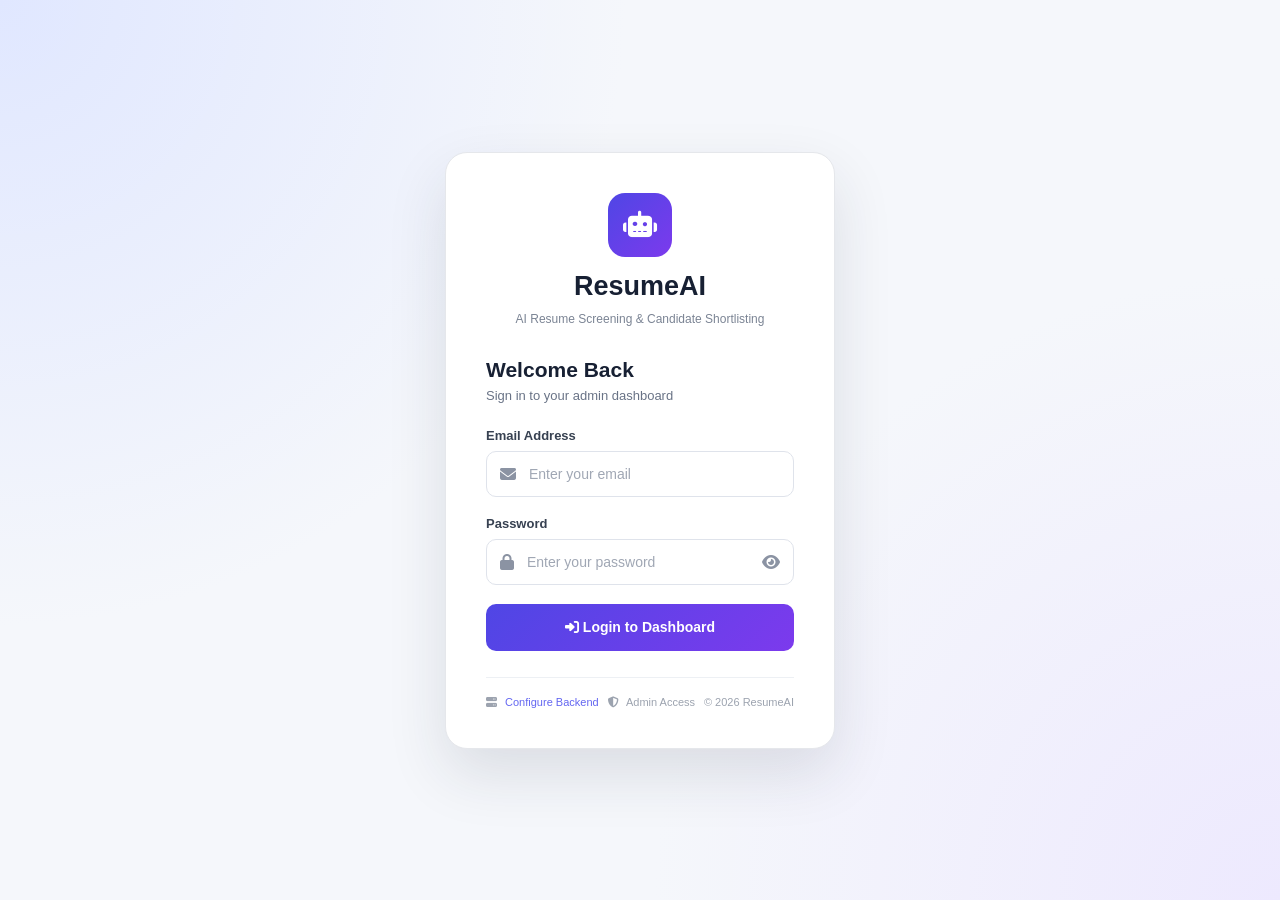
<file: frontend/index.html>
<!DOCTYPE html>
<html lang="en">

<head>
    <meta charset="UTF-8">
    <meta name="viewport" content="width=device-width, initial-scale=1.0">

    <title>Recruiter Dashboard | ResumeAI</title>

    <link rel="stylesheet" href="style.css">

    <link
        rel="stylesheet"
        href="https://cdnjs.cloudflare.com/ajax/libs/font-awesome/6.5.2/css/all.min.css"
    >
</head>

<body>

    <div class="app">

        <!-- SIDEBAR -->

        <aside class="sidebar">

            <div class="logo">
                <div class="logo-icon">
                    <i class="fa-solid fa-robot"></i>
                </div>

                <div>
                    <h2>ResumeAI</h2>
                    <span>Smart Recruitment</span>
                </div>
            </div>

            <!-- SIDEBAR NAVIGATION -->

            <nav>

                <a href="index.html" class="active">
                    <i class="fa-solid fa-chart-pie"></i>
                    Dashboard
                </a>

                <a href="candidates.html">
                    <i class="fa-solid fa-users"></i>
                    Candidate Screening
                </a>

                <a href="candidates.html?tab=search">
                    <i class="fa-solid fa-magnifying-glass"></i>
                    Skill Search
                </a>

                <a href="jobs.html">
                    <i class="fa-solid fa-briefcase"></i>
                    Job Descriptions
                </a>

            </nav>

            <div class="sidebar-bottom">

                <div class="ai-box">

                    <i class="fa-solid fa-wand-magic-sparkles"></i>

                    <div>
                        <b>AI Powered</b>
                        <small>Smart candidate analysis</small>
                    </div>

                </div>

                <a href="#" onclick="logout()">
                    <i class="fa-solid fa-right-from-bracket"></i>
                    Logout
                </a>

            </div>

        </aside>

        <!-- MAIN CONTENT -->

        <main class="main">

            <!-- TOP BAR -->

            <header class="topbar">

                <div>
                    <h1>Recruiter Dashboard</h1>

                    <p>
                        AI-powered candidate screening and hiring decision support
                    </p>
                </div>

                <div class="profile">

                    <div class="profile-icon">
                        AG
                    </div>

                    <div>
                        <b id="userEmailBadge">Administrator</b>
                        <small>Recruiter</small>
                    </div>

                </div>

            </header>

            <!-- STATS CARDS GRID -->

            <div class="dashboard-stats-grid">

                <div class="stat-card">
                    <div class="stat-icon" style="background: #eef2ff; color: #4f46e5;">
                        <i class="fa-solid fa-file-invoice"></i>
                    </div>
                    <div class="stat-info">
                        <span>Total Screened</span>
                        <strong id="statTotalScreened">0</strong>
                    </div>
                </div>

                <div class="stat-card">
                    <div class="stat-icon" style="background: #f0fdf4; color: #16a34a;">
                        <i class="fa-solid fa-users"></i>
                    </div>
                    <div class="stat-info">
                        <span>Unique Candidates</span>
                        <strong id="statTotalCandidates">0</strong>
                    </div>
                </div>

                <div class="stat-card">
                    <div class="stat-icon" style="background: #ecfdf5; color: #059669;">
                        <i class="fa-solid fa-user-check"></i>
                    </div>
                    <div class="stat-info">
                        <span>Shortlisted</span>
                        <strong id="statShortlisted" style="color: #059669;">0</strong>
                    </div>
                </div>

                <div class="stat-card">
                    <div class="stat-icon" style="background: #fffbeb; color: #d97706;">
                        <i class="fa-solid fa-user-clock"></i>
                    </div>
                    <div class="stat-info">
                        <span>Under Review</span>
                        <strong id="statReview" style="color: #d97706;">0</strong>
                    </div>
                </div>

                <div class="stat-card">
                    <div class="stat-icon" style="background: #f5f3ff; color: #7c3aed;">
                        <i class="fa-solid fa-briefcase"></i>
                    </div>
                    <div class="stat-info">
                        <span>Active Jobs</span>
                        <strong id="statTotalJobs">0</strong>
                    </div>
                </div>

            </div>

            <!-- QUICK ACTIONS -->

            <div class="quick-actions-grid">

                <a href="candidates.html" class="action-card">
                    <div class="action-icon">
                        <i class="fa-solid fa-cloud-arrow-up"></i>
                    </div>
                    <h3>Batch Resume Screening</h3>
                    <p>Upload multiple candidate PDFs and match them against any job description with instant AI ranking.</p>
                </a>

                <a href="candidates.html?tab=search" class="action-card">
                    <div class="action-icon" style="background: #fdf2f8; color: #db2777;">
                        <i class="fa-solid fa-filter"></i>
                    </div>
                    <h3>Skill-Based Candidate Search</h3>
                    <p>Filter candidates across all screened resumes using ANY or ALL required skill combinations.</p>
                </a>

                <a href="jobs.html" class="action-card">
                    <div class="action-icon" style="background: #eff6ff; color: #2563eb;">
                        <i class="fa-solid fa-plus"></i>
                    </div>
                    <h3>Create & Manage Jobs</h3>
                    <p>Add new job descriptions, configure skill requirements, experience thresholds, and degrees.</p>
                </a>

            </div>

            <!-- SCORE DISTRIBUTION -->

            <section class="score-distribution-card">

                <div class="section-title">
                    <div class="title-icon">
                        <i class="fa-solid fa-chart-column"></i>
                    </div>
                    <div>
                        <h2>Candidate Score Distribution</h2>
                        <p>Real-time matching score breakdown across screened candidates</p>
                    </div>
                </div>

                <div class="distribution-bars">

                    <div class="dist-bar-item">
                        <span class="dist-label">80% - 100%</span>
                        <div class="dist-bar-track">
                            <div id="bar80" class="dist-bar-fill" style="width: 0%; background: #10b981;"></div>
                        </div>
                        <span id="count80" class="dist-count">0</span>
                    </div>

                    <div class="dist-bar-item">
                        <span class="dist-label">60% - 79%</span>
                        <div class="dist-bar-track">
                            <div id="bar60" class="dist-bar-fill" style="width: 0%; background: #6366f1;"></div>
                        </div>
                        <span id="count60" class="dist-count">0</span>
                    </div>

                    <div class="dist-bar-item">
                        <span class="dist-label">40% - 59%</span>
                        <div class="dist-bar-track">
                            <div id="bar40" class="dist-bar-fill" style="width: 0%; background: #f59e0b;"></div>
                        </div>
                        <span id="count40" class="dist-count">0</span>
                    </div>

                    <div class="dist-bar-item">
                        <span class="dist-label">&lt; 40%</span>
                        <div class="dist-bar-track">
                            <div id="bar0" class="dist-bar-fill" style="width: 0%; background: #ef4444;"></div>
                        </div>
                        <span id="count0" class="dist-count">0</span>
                    </div>

                </div>

            </section>

            <!-- INSTANT SINGLE RESUME SCREENING -->

            <section class="upload-card">

                <div class="section-title">
                    <div class="title-icon">
                        <i class="fa-solid fa-bolt"></i>
                    </div>
                    <div>
                        <h2>Instant Single Resume Screening</h2>
                        <p>Analyze a single PDF resume against a selected job or custom requirements</p>
                    </div>
                </div>

                <div class="form-row" style="margin-bottom: 18px;">

                    <div class="form-group" style="flex: 1;">
                        <label for="jobSelect" style="font-weight: 600; color: #374151; margin-bottom: 6px; display: block;">
                            Select Saved Job
                        </label>
                        <select id="jobSelect" class="custom-select" style="width: 100%; height: 44px;">
                            <option value="">-- Use Custom Job Description Below --</option>
                        </select>
                    </div>

                </div>

                <div class="form-group" style="margin-bottom: 20px;">
                    <label for="jobDescription" style="font-weight: 600; color: #374151; margin-bottom: 6px; display: block;">
                        Job Description (or edit selected job requirements)
                    </label>
                    <textarea
                        id="jobDescription"
                        rows="4"
                        placeholder="Paste custom job description here, or select a job from the dropdown above..."
                        style="width: 100%; padding: 12px; border: 1px solid #d1d5db; border-radius: 10px; font-family: inherit; font-size: 14px; resize: vertical;"
                    ></textarea>
                </div>

                <div class="upload-area">

                    <div class="upload-icon">
                        <i class="fa-solid fa-file-pdf"></i>
                    </div>

                    <h3>Upload candidate resume</h3>
                    <p>PDF format only</p>

                    <label class="choose-btn">
                        <i class="fa-solid fa-folder-open"></i>
                        Choose PDF Resume
                        <input type="file" id="resumeFile" accept=".pdf">
                    </label>

                    <button class="screen-btn" onclick="screenResume()">
                        <i class="fa-solid fa-wand-magic-sparkles"></i>
                        Analyze Resume
                    </button>

                </div>

                <div id="status"></div>

            </section>

            <!-- SINGLE SCREENING RESULTS -->

            <section id="result" class="result-section">

                <div class="empty-result">
                    <div class="empty-icon">
                        <i class="fa-solid fa-chart-simple"></i>
                    </div>
                    <h2>Candidate Analysis</h2>
                    <p>
                        Upload a resume above to view AI-generated match breakdown, rule-based scoring, and TF-IDF similarity.
                    </p>
                </div>

            </section>

            <!-- RECENT SESSIONS TABLE -->

            <section class="upload-card" style="margin-top: 25px;">

                <div class="section-title">
                    <div class="title-icon">
                        <i class="fa-solid fa-clock-rotate-left"></i>
                    </div>
                    <div>
                        <h2>Recent Screening Activity</h2>
                        <p>History of screening sessions and top candidates</p>
                    </div>
                </div>

                <div id="recentActivityContainer">
                    <div class="empty-result">
                        <div class="empty-icon">
                            <i class="fa-solid fa-inbox"></i>
                        </div>
                        <h2>No screening activity yet</h2>
                        <p>Screen resumes above to see session records appear here.</p>
                    </div>
                </div>

            </section>

            <!-- FOOTER -->

            <footer>
                <span>© 2026 ResumeAI</span>
                <span>AI Resume Screening &amp; Candidate Shortlisting System</span>
            </footer>

        </main>

    </div>

    <!-- JAVASCRIPT -->
    <script src="config.js"></script>
    <script src="script.js"></script>

</body>
</html>
</file>
<file: frontend/style.css>
* {
    box-sizing: border-box;
}

body {
    margin: 0;
    font-family: "Segoe UI", Arial, sans-serif;
    background: #f4f7fc;
    color: #182230;
}


/* =========================
   APP
========================= */

.app {
    display: flex;
    min-height: 100vh;
}


/* =========================
   SIDEBAR
========================= */

.sidebar {
    width: 250px;
    min-height: 100vh;

    background:
        linear-gradient(
            180deg,
            #111c44 0%,
            #182b63 55%,
            #243b7a 100%
        );

    color: white;
    padding: 28px 18px;

    display: flex;
    flex-direction: column;
}


.logo {
    display: flex;
    align-items: center;
    gap: 12px;

    padding: 0 10px 35px;
}


.logo-icon {
    width: 45px;
    height: 45px;

    display: flex;
    align-items: center;
    justify-content: center;

    background:
        linear-gradient(
            135deg,
            #7c5cff,
            #20c7ff
        );

    border-radius: 13px;

    font-size: 20px;

    box-shadow:
        0 8px 20px rgba(32, 199, 255, 0.25);
}


.logo h2 {
    margin: 0;
    font-size: 21px;
}


.logo span {
    font-size: 11px;
    color: #aeb9dd;
}


nav {
    display: flex;
    flex-direction: column;
    gap: 8px;
}


nav a {
    display: flex;
    align-items: center;
    gap: 14px;

    padding: 14px 15px;

    color: #b9c4e5;
    text-decoration: none;

    border-radius: 10px;

    font-size: 14px;

    transition: 0.2s;
}


nav a i {
    width: 20px;
}


nav a:hover {
    background: rgba(255,255,255,0.08);
    color: white;
}


nav a.active {
    background:
        linear-gradient(
            90deg,
            #6b5cff,
            #4d8cff
        );

    color: white;

    box-shadow:
        0 8px 20px rgba(70, 100, 255, 0.25);
}


.sidebar-bottom {
    margin-top: auto;
}


.ai-box {
    display: flex;
    align-items: center;
    gap: 12px;

    padding: 14px;

    border-radius: 12px;

    background: rgba(255,255,255,0.08);

    border: 1px solid rgba(255,255,255,0.08);
}


.ai-box i {
    color: #7ce7ff;
    font-size: 20px;
}


.ai-box b {
    display: block;
    font-size: 13px;
}


.ai-box small {
    color: #aeb9dd;
    font-size: 10px;
}


/* =========================
   MAIN
========================= */

.main {
    flex: 1;

    padding: 28px 40px;

    max-width: 1500px;
}


/* =========================
   TOPBAR
========================= */

.topbar {
    display: flex;

    justify-content: space-between;
    align-items: center;

    margin-bottom: 25px;
}


.topbar h1 {
    margin: 0;

    font-size: 26px;

    color: #182230;
}


.topbar p {
    margin: 6px 0 0;

    color: #7b8798;

    font-size: 14px;
}


.profile {
    display: flex;
    align-items: center;
    gap: 10px;
}


.profile-icon {
    width: 42px;
    height: 42px;

    display: flex;
    align-items: center;
    justify-content: center;

    border-radius: 50%;

    background:
        linear-gradient(
            135deg,
            #6b5cff,
            #28b7ff
        );

    color: white;

    font-weight: bold;
}


.profile small {
    display: block;
    color: #8a94a5;
    margin-top: 2px;
}


/* =========================
   HERO
========================= */

.hero {

    position: relative;

    overflow: hidden;

    padding: 32px;

    border-radius: 18px;

    color: white;

    background:
        linear-gradient(
            110deg,
            #4c3fd4,
            #5968ef 45%,
            #19b6df
        );

    display: flex;

    justify-content: space-between;

    align-items: center;

    box-shadow:
        0 15px 35px rgba(78, 75, 220, 0.25);

    margin-bottom: 25px;
}


.hero::after {

    content: "";

    position: absolute;

    width: 280px;
    height: 280px;

    border-radius: 50%;

    background: rgba(255,255,255,0.08);

    right: 80px;
    top: -120px;
}


.hero-content {
    position: relative;
    z-index: 2;
}


.badge {

    display: inline-flex;

    align-items: center;

    gap: 7px;

    padding: 7px 12px;

    border-radius: 20px;

    background: rgba(255,255,255,0.15);

    font-size: 12px;

    margin-bottom: 12px;
}


.hero h2 {

    margin: 0;

    font-size: 30px;

    max-width: 600px;
}


.hero h2 span {

    color: #a7f3ff;
}


.hero p {

    margin-top: 12px;

    max-width: 650px;

    line-height: 1.6;

    color: #e6f7ff;
}


.hero-icon {

    position: relative;

    z-index: 2;

    font-size: 90px;

    color: rgba(255,255,255,0.22);

    margin-right: 45px;
}


/* =========================
   UPLOAD CARD
========================= */

.upload-card {

    background: white;

    border-radius: 18px;

    padding: 28px;

    box-shadow:
        0 8px 30px rgba(31, 45, 70, 0.07);

    margin-bottom: 25px;
}


.section-title {

    display: flex;

    align-items: center;

    gap: 14px;

    margin-bottom: 25px;
}


.title-icon {

    width: 45px;
    height: 45px;

    display: flex;

    align-items: center;
    justify-content: center;

    border-radius: 12px;

    background: #eef1ff;

    color: #5b55e8;

    font-size: 19px;
}


.section-title h2 {

    margin: 0;

    font-size: 19px;
}


.section-title p {

    margin: 5px 0 0;

    color: #8893a4;

    font-size: 13px;
}


/* =========================
   UPLOAD AREA
========================= */

.upload-area {

    border: 2px dashed #cbd5e7;

    border-radius: 15px;

    padding: 35px;

    text-align: center;

    background:
        linear-gradient(
            180deg,
            #fbfcff,
            #f7f9ff
        );

    transition: 0.2s;
}


.upload-area:hover {

    border-color: #6b5cff;

    background: #f7f7ff;
}


.upload-icon {

    width: 65px;
    height: 65px;

    margin: auto;

    display: flex;

    align-items: center;
    justify-content: center;

    border-radius: 16px;

    background:
        linear-gradient(
            135deg,
            #fff0f0,
            #ffe1e1
        );

    color: #ef4444;

    font-size: 28px;
}


.upload-area h3 {

    margin: 15px 0 6px;

    font-size: 17px;
}


.upload-area p {

    color: #8a94a5;

    font-size: 12px;

    margin-bottom: 20px;
}


input[type="file"] {

    display: none;
}


.choose-btn {

    display: inline-flex;

    align-items: center;

    gap: 8px;

    padding: 11px 18px;

    background: white;

    border: 1px solid #d9dfeb;

    border-radius: 8px;

    color: #39445a;

    cursor: pointer;

    font-size: 13px;

    margin-right: 8px;
}


.choose-btn:hover {

    border-color: #6b5cff;

    color: #5b55e8;
}


.screen-btn {

    border: none;

    padding: 12px 20px;

    border-radius: 8px;

    cursor: pointer;

    color: white;

    background:
        linear-gradient(
            135deg,
            #635bff,
            #477cff
        );

    font-weight: 600;

    box-shadow:
        0 6px 15px rgba(83, 91, 240, 0.25);

    transition: 0.2s;
}


.screen-btn:hover {

    transform: translateY(-1px);

    box-shadow:
        0 9px 20px rgba(83, 91, 240, 0.35);
}


#status {

    text-align: center;

    margin-top: 18px;

    font-size: 13px;

    font-weight: 600;
}


/* =========================
   RESULTS
========================= */

.result-section {

    background: white;

    border-radius: 18px;

    padding: 28px;

    box-shadow:
        0 8px 30px rgba(31, 45, 70, 0.07);
}


.empty-result {

    text-align: center;

    padding: 35px;
}


.empty-icon {

    width: 65px;
    height: 65px;

    margin: auto;

    display: flex;

    align-items: center;
    justify-content: center;

    border-radius: 16px;

    background: #eef1ff;

    color: #6159e8;

    font-size: 25px;
}


.empty-result h2 {

    margin-bottom: 5px;
}


.empty-result p {

    color: #8a94a5;

    font-size: 13px;
}


/* =========================
   RESULT HEADER
========================= */

.result-header {

    display: flex;

    justify-content: space-between;

    align-items: center;

    margin-bottom: 22px;
}


.result-header h2 {

    margin: 0;

    font-size: 20px;
}


.result-header p {

    color: #7b8798;

    font-size: 13px;
}


/* =========================
   SCORE CARDS
========================= */

.score-grid {

    display: grid;

    grid-template-columns:
        repeat(4, 1fr);

    gap: 15px;

    margin-bottom: 22px;
}


.score-card {

    padding: 20px;

    border-radius: 14px;

    border: 1px solid #e7ebf3;

    background: #fbfcff;
}


.score-card h3 {

    margin: 0;

    color: #7b8798;

    font-size: 12px;

    font-weight: 600;
}


.score {

    font-size: 26px;

    font-weight: 700;

    margin-top: 10px;

    color: #4f46e5;
}


.score-card:last-child {

    background:
        linear-gradient(
            135deg,
            #eef2ff,
            #e6f7ff
        );

    border-color: #cbd5ff;
}


.score-card:last-child .score {

    color: #4338ca;
}


/* =========================
   INFO GRID
========================= */

.info-grid {

    display: grid;

    grid-template-columns:
        1fr 1fr;

    gap: 15px;
}


.info-card {

    padding: 20px;

    border: 1px solid #e7ebf3;

    border-radius: 14px;

    background: white;
}


.info-card h3 {

    margin-top: 0;

    font-size: 15px;
}


.info-card ul {

    padding-left: 20px;

    line-height: 1.8;

    color: #586579;

    font-size: 13px;
}


.info-card p {

    color: #667085;

    font-size: 13px;
}


/* =========================
   FOOTER
========================= */

footer {

    display: flex;

    justify-content: space-between;

    margin-top: 25px;

    color: #9aa3b2;

    font-size: 11px;
}


/* =========================
   RESPONSIVE
========================= */

@media (max-width: 950px) {

    .sidebar {
        width: 210px;
    }

    .main {
        padding: 25px;
    }

    .score-grid {
        grid-template-columns: 1fr 1fr;
    }

}


@media (max-width: 700px) {

    .sidebar {
        display: none;
    }

    .main {
        padding: 18px;
    }

    .hero {
        padding: 25px;
    }

    .hero-icon {
        display: none;
    }

    .info-grid {
        grid-template-columns: 1fr;
    }

    .score-grid {
        grid-template-columns: 1fr 1fr;
    }

    .choose-btn,
    .screen-btn {
        margin: 5px;
    }

}


@media (max-width: 450px) {

    .score-grid {
        grid-template-columns: 1fr;
    }

    .topbar {
        align-items: flex-start;
    }

    .profile {
        display: none;
    }

}

/* ================= LOGIN PAGE ================= */

.login-page {
    margin: 0;
    min-height: 100vh;
    display: flex;
    align-items: center;
    justify-content: center;
    background:
        radial-gradient(circle at top left, #e0e7ff, transparent 40%),
        radial-gradient(circle at bottom right, #ede9fe, transparent 40%),
        #f5f7fb;
    font-family: Arial, sans-serif;
}

.login-container {
    width: 100%;
    max-width: 440px;
    padding: 25px;
}

.login-card {
    background: #ffffff;
    border: 1px solid #e5e7eb;
    border-radius: 22px;
    padding: 40px;
    box-shadow: 0 25px 60px rgba(30, 41, 59, 0.12);
}

.login-logo {
    text-align: center;
    margin-bottom: 30px;
}

.login-logo-icon {
    width: 64px;
    height: 64px;
    margin: 0 auto 14px;
    display: flex;
    align-items: center;
    justify-content: center;
    border-radius: 17px;
    background: linear-gradient(135deg, #4f46e5, #7c3aed);
    color: #ffffff;
    font-size: 27px;
}

.login-logo h1 {
    margin: 0;
    color: #172033;
    font-size: 27px;
}

.login-logo p {
    margin-top: 8px;
    color: #7b8494;
    font-size: 12px;
    line-height: 1.5;
}

.login-heading {
    margin-bottom: 25px;
}

.login-heading h2 {
    margin: 0 0 6px;
    color: #172033;
    font-size: 21px;
}

.login-heading p {
    margin: 0;
    color: #697386;
    font-size: 13px;
}

.login-input {
    margin-bottom: 19px;
}

.login-input label {
    display: block;
    margin-bottom: 8px;
    color: #374151;
    font-size: 13px;
    font-weight: 600;
}

.input-box {
    height: 46px;
    display: flex;
    align-items: center;
    padding: 0 13px;
    border: 1px solid #dfe3eb;
    border-radius: 10px;
    background: #ffffff;
}

.input-box:focus-within {
    border-color: #6366f1;
    box-shadow: 0 0 0 3px rgba(99, 102, 241, 0.10);
}

.input-box > i:first-child {
    color: #8b93a3;
    margin-right: 11px;
}

.input-box input {
    flex: 1;
    border: none;
    outline: none;
    background: transparent;
    color: #172033;
    font-size: 14px;
}

.input-box input::placeholder {
    color: #a0a7b4;
}

.password-toggle {
    cursor: pointer;
    color: #8b93a3;
    margin-left: 8px;
}

.login-btn {
    width: 100%;
    height: 47px;
    border: none;
    border-radius: 10px;
    background: linear-gradient(135deg, #4f46e5, #7c3aed);
    color: #ffffff;
    font-size: 14px;
    font-weight: 600;
    cursor: pointer;
}

.login-btn:hover {
    transform: translateY(-1px);
    box-shadow: 0 10px 25px rgba(79, 70, 229, 0.25);
}

.login-error {
    display: flex;
    align-items: center;
    gap: 8px;
    margin-bottom: 15px;
    padding: 11px;
    border: 1px solid #fecaca;
    border-radius: 9px;
    background: #fef2f2;
    color: #dc2626;
    font-size: 13px;
}

.login-footer {
    display: flex;
    justify-content: space-between;
    margin-top: 26px;
    padding-top: 18px;
    border-top: 1px solid #edf0f4;
    color: #9ca3af;
    font-size: 11px;
}

.login-footer i {
    margin-right: 5px;
}

@media (max-width: 500px) {
    .login-container {
        padding: 15px;
    }

    .login-card {
        padding: 28px 22px;
    }
}

/* =========================================
   CANDIDATE SCREENING PAGE
========================================= */

.upload-box {
    border: 2px dashed #c7d2fe;
    background: #f8faff;
    border-radius: 14px;
    padding: 32px 20px;
    text-align: center;
    transition: all 0.2s ease-in-out;
    cursor: pointer;
    display: block;
    user-select: none;
    outline: none;
}

.upload-box:hover,
.upload-box:focus {
    border-color: #6366f1;
    background: #f5f3ff;
    box-shadow: 0 0 0 3px rgba(99, 102, 241, 0.12);
}

.upload-box.dragover {
    border-color: #4f46e5;
    background: #eef2ff;
    border-style: solid;
    transform: scale(1.008);
    box-shadow: 0 8px 16px rgba(79, 70, 229, 0.15);
}

.upload-box > i {
    font-size: 40px;
    color: #6366f1;
    margin-bottom: 12px;
    display: inline-block;
    transition: transform 0.2s ease;
}

.upload-box:hover > i {
    transform: translateY(-2px);
}

.upload-box h3 {
    margin-bottom: 6px;
    color: #172033;
    font-size: 18px;
    font-weight: 600;
}

.upload-box p {
    color: #697386;
    font-size: 14px;
    margin-bottom: 14px;
}

.upload-browse-btn {
    display: inline-flex;
    align-items: center;
    gap: 8px;
    padding: 8px 18px;
    background: #4f46e5;
    color: #ffffff;
    font-size: 13.5px;
    font-weight: 500;
    border-radius: 8px;
    box-shadow: 0 1px 2px rgba(79, 70, 229, 0.2);
    transition: all 0.2s ease;
    pointer-events: none;
}

.upload-box:hover .upload-browse-btn {
    background: #4338ca;
    box-shadow: 0 4px 8px rgba(79, 70, 229, 0.25);
    transform: translateY(-1px);
}

.upload-box input[type="file"] {
    display: none;
}


/* Selected Files */

.selected-files {
    margin-top: 18px;
}

.selected-files-heading {
    display: flex;
    align-items: center;
    justify-content: space-between;
    margin-bottom: 10px;
    color: #374151;
    font-size: 14px;
}

.clear-files-btn {
    background: #fee2e2;
    color: #dc2626;
    border: none;
    border-radius: 6px;
    padding: 4px 10px;
    font-size: 12px;
    font-weight: 500;
    cursor: pointer;
    display: inline-flex;
    align-items: center;
    gap: 5px;
    transition: background 0.15s ease;
}

.clear-files-btn:hover {
    background: #fecaca;
}

.selected-file-item {
    display: flex;
    align-items: center;
    justify-content: space-between;
    padding: 11px 14px;
    margin-bottom: 8px;
    background: #f8fafc;
    border: 1px solid #e5e7eb;
    border-radius: 9px;
}

.selected-file-item > div {
    display: flex;
    align-items: center;
    gap: 10px;
}

.selected-file-item i {
    color: #ef4444;
}

.selected-file-item span {
    color: #374151;
    font-size: 14px;
}

.selected-file-item small {
    color: #9ca3af;
}


/* Status Messages */

.screen-status {
    margin-top: 18px;
}

.success-message,
.error-message,
.loading-message {
    padding: 12px 15px;
    border-radius: 9px;
    font-size: 14px;
    display: flex;
    align-items: center;
    gap: 9px;
}

.success-message {
    background: #ecfdf5;
    color: #047857;
    border: 1px solid #a7f3d0;
}

.error-message {
    background: #fef2f2;
    color: #b91c1c;
    border: 1px solid #fecaca;
}

.loading-message {
    background: #eff6ff;
    color: #2563eb;
    border: 1px solid #bfdbfe;
}


/* Candidate Results */

.candidate-results {
    margin-top: 24px;
}


/* Summary Cards */

.candidate-summary {
    display: grid;
    grid-template-columns: repeat(3, 1fr);
    gap: 16px;
    margin: 22px 0;
}

.summary-card {
    display: flex;
    align-items: center;
    gap: 14px;
    padding: 18px;
    background: #ffffff;
    border: 1px solid #e5e7eb;
    border-radius: 12px;
}

.summary-icon {
    width: 45px;
    height: 45px;
    display: flex;
    align-items: center;
    justify-content: center;
    border-radius: 10px;
    background: #eef2ff;
    color: #6366f1;
    font-size: 18px;
}

.summary-card span {
    display: block;
    color: #6b7280;
    font-size: 13px;
    margin-bottom: 4px;
}

.summary-card strong {
    font-size: 22px;
    color: #172033;
}


/* Candidate Table */

.candidate-table-wrapper {
    width: 100%;
    overflow-x: auto;
    border: 1px solid #e5e7eb;
    border-radius: 12px;
}

.candidate-table {
    width: 100%;
    min-width: 900px;
    border-collapse: collapse;
    background: #ffffff;
}

.candidate-table th {
    padding: 14px 15px;
    text-align: left;
    background: #f8fafc;
    color: #4b5563;
    font-size: 12px;
    text-transform: uppercase;
    letter-spacing: 0.4px;
    border-bottom: 1px solid #e5e7eb;
}

.candidate-table td {
    padding: 15px;
    border-bottom: 1px solid #f0f1f4;
    color: #374151;
    font-size: 14px;
}

.candidate-table tbody tr:hover {
    background: #fafbff;
}


/* Rank */

.rank-number {
    width: 32px;
    height: 32px;
    display: flex;
    align-items: center;
    justify-content: center;
    background: #eef2ff;
    color: #4f46e5;
    border-radius: 8px;
    font-weight: 700;
}


/* Candidate Name */

.candidate-name {
    display: flex;
    align-items: center;
    gap: 10px;
}

.candidate-avatar {
    width: 36px;
    height: 36px;
    display: flex;
    align-items: center;
    justify-content: center;
    background: #f3f4f6;
    color: #6366f1;
    border-radius: 50%;
}

.candidate-name strong {
    display: block;
    color: #172033;
    max-width: 220px;
    overflow: hidden;
    text-overflow: ellipsis;
    white-space: nowrap;
}

.candidate-name small {
    display: block;
    color: #9ca3af;
    margin-top: 3px;
}


/* Overall Score */

.overall-score {
    display: inline-flex;
    align-items: center;
    justify-content: center;
    min-width: 62px;
    padding: 7px 10px;
    border-radius: 7px;
    background: #eef2ff;
    color: #4338ca;
    font-weight: 700;
}


/* Match Value */

.match-value {
    font-size: 12px;
    font-weight: 600;
    padding: 5px 9px;
    border-radius: 6px;
    background: #ecfdf5;
    color: #047857;
}


/* Candidate Status */

.candidate-status {
    display: inline-block;
    padding: 6px 10px;
    border-radius: 20px;
    font-size: 12px;
    font-weight: 600;
}

.status-shortlisted {
    background: #dcfce7;
    color: #15803d;
}

.status-review {
    background: #fef3c7;
    color: #b45309;
}


/* Candidate Details */

.candidate-details-section {
    margin-top: 30px;
}

.candidate-details-section > h2 {
    color: #172033;
    margin-bottom: 5px;
}

.candidate-details-section > p {
    color: #697386;
    font-size: 14px;
    margin-bottom: 18px;
}

.candidate-detail-card {
    padding: 20px;
    margin-bottom: 14px;
    border: 1px solid #e5e7eb;
    border-radius: 12px;
    background: #ffffff;
}

.candidate-detail-header {
    display: flex;
    align-items: center;
    justify-content: space-between;
    gap: 15px;
    margin-bottom: 20px;
}

.candidate-detail-header h3 {
    color: #172033;
    margin-bottom: 5px;
}

.candidate-detail-header span {
    color: #6b7280;
    font-size: 13px;
}


/* Skills */

.skills-columns {
    display: grid;
    grid-template-columns: 1fr 1fr;
    gap: 20px;
}

.skills-columns h4 {
    color: #374151;
    margin-bottom: 10px;
    font-size: 14px;
}

.skills-columns h4 i {
    margin-right: 6px;
    color: #6366f1;
}

.skill-tags,
.missing-tags {
    display: flex;
    flex-wrap: wrap;
    gap: 7px;
}

.skill-tags span,
.missing-tags span {
    padding: 6px 9px;
    border-radius: 6px;
    font-size: 12px;
}

.skill-tags span {
    background: #ecfdf5;
    color: #047857;
}

.missing-tags span {
    background: #fef2f2;
    color: #b91c1c;
}


/* Responsive */

@media (max-width: 800px) {

    .candidate-summary {
        grid-template-columns: 1fr;
    }

    .skills-columns {
        grid-template-columns: 1fr;
    }

    .candidate-detail-header {
        align-items: flex-start;
        flex-direction: column;
    }

}

@media (max-width: 600px) {

    .upload-box {
        padding: 25px 15px;
    }

    .selected-file-item {
        align-items: flex-start;
        gap: 8px;
        flex-direction: column;
    }

}


/* =========================================
   SIDEBAR LOGOUT & JOB ITEM STYLES
========================================= */

.sidebar-bottom a {
    display: flex;
    align-items: center;
    gap: 12px;
    padding: 12px 14px;
    margin-top: 14px;
    color: #f87171;
    text-decoration: none;
    border-radius: 10px;
    font-size: 14px;
    font-weight: 500;
    transition: 0.2s;
    background: rgba(239, 68, 68, 0.12);
    border: 1px solid rgba(239, 68, 68, 0.2);
}

.sidebar-bottom a:hover {
    background: rgba(239, 68, 68, 0.25);
    color: #ffffff;
}

.job-item {
    display: flex;
    justify-content: space-between;
    align-items: center;
    padding: 18px 20px;
    margin-bottom: 12px;
    background: #ffffff;
    border: 1px solid #e5e7eb;
    border-radius: 12px;
    transition: 0.2s;
}

.job-item:hover {
    border-color: #c7d2fe;
    box-shadow: 0 4px 12px rgba(99, 102, 241, 0.08);
}

.job-item h3 {
    margin: 0 0 6px 0;
    color: #172033;
    font-size: 16px;
}

.job-item p {
    margin: 0 0 6px 0;
    color: #4b5563;
    font-size: 13px;
}

.job-item small {
    color: #9ca3af;
    font-size: 12px;
}

.delete-btn {
    width: 38px;
    height: 38px;
    border: 1px solid #fee2e2;
    background: #fef2f2;
    color: #ef4444;
    border-radius: 8px;
    cursor: pointer;
    display: flex;
    align-items: center;
    justify-content: center;
    transition: 0.2s;
}

.delete-btn:hover {
    background: #ef4444;
    color: white;
}


/* =========================================
   DASHBOARD STATS & CARDS
========================================= */

.dashboard-stats-grid {
    display: grid;
    grid-template-columns: repeat(auto-fit, minmax(210px, 1fr));
    gap: 16px;
    margin-bottom: 25px;
}

.stat-card {
    background: #ffffff;
    border: 1px solid #e5e7eb;
    border-radius: 14px;
    padding: 20px;
    display: flex;
    align-items: center;
    gap: 16px;
    transition: transform 0.2s, box-shadow 0.2s;
}

.stat-card:hover {
    transform: translateY(-2px);
    box-shadow: 0 10px 20px rgba(0, 0, 0, 0.04);
}

.stat-icon {
    width: 50px;
    height: 50px;
    border-radius: 12px;
    display: flex;
    align-items: center;
    justify-content: center;
    font-size: 20px;
}

.stat-info span {
    display: block;
    font-size: 13px;
    color: #6b7280;
    margin-bottom: 4px;
}

.stat-info strong {
    display: block;
    font-size: 26px;
    color: #111827;
    font-weight: 700;
}

/* Quick Actions */
.quick-actions-grid {
    display: grid;
    grid-template-columns: repeat(auto-fit, minmax(240px, 1fr));
    gap: 16px;
    margin-bottom: 25px;
}

.action-card {
    background: #ffffff;
    border: 1px solid #e5e7eb;
    border-radius: 14px;
    padding: 22px;
    text-decoration: none;
    color: inherit;
    display: flex;
    flex-direction: column;
    gap: 10px;
    transition: 0.2s;
}

.action-card:hover {
    border-color: #6366f1;
    transform: translateY(-2px);
    box-shadow: 0 10px 25px rgba(99, 102, 241, 0.08);
}

.action-icon {
    width: 44px;
    height: 44px;
    border-radius: 10px;
    background: #eef2ff;
    color: #4f46e5;
    display: flex;
    align-items: center;
    justify-content: center;
    font-size: 18px;
}

.action-card h3 {
    margin: 0;
    font-size: 17px;
    color: #111827;
}

.action-card p {
    margin: 0;
    font-size: 13px;
    color: #6b7280;
    line-height: 1.4;
}

/* Score Distribution */
.score-distribution-card {
    background: #ffffff;
    border: 1px solid #e5e7eb;
    border-radius: 14px;
    padding: 22px;
    margin-bottom: 25px;
}

.distribution-bars {
    display: flex;
    flex-direction: column;
    gap: 14px;
    margin-top: 15px;
}

.dist-bar-item {
    display: flex;
    align-items: center;
    gap: 14px;
}

.dist-label {
    width: 90px;
    font-size: 13px;
    font-weight: 600;
    color: #374151;
}

.dist-bar-track {
    flex: 1;
    height: 12px;
    background: #f3f4f6;
    border-radius: 6px;
    overflow: hidden;
}

.dist-bar-fill {
    height: 100%;
    border-radius: 6px;
    transition: width 0.4s ease;
}

.dist-count {
    width: 50px;
    text-align: right;
    font-size: 13px;
    font-weight: 700;
    color: #4b5563;
}

/* Tabs */
.view-tabs {
    display: flex;
    gap: 10px;
    margin-bottom: 22px;
    border-bottom: 2px solid #e5e7eb;
    padding-bottom: 2px;
}

.tab-btn {
    padding: 11px 20px;
    border: none;
    background: transparent;
    font-size: 14px;
    font-weight: 600;
    color: #6b7280;
    cursor: pointer;
    border-bottom: 3px solid transparent;
    display: flex;
    align-items: center;
    gap: 8px;
    transition: 0.2s;
}

.tab-btn:hover {
    color: #4f46e5;
}

.tab-btn.active {
    color: #4f46e5;
    border-bottom-color: #4f46e5;
}

/* Skill Search Controls */
.search-controls-bar {
    display: flex;
    flex-wrap: wrap;
    align-items: center;
    gap: 14px;
    margin-bottom: 20px;
    background: #f8fafc;
    padding: 16px;
    border-radius: 12px;
    border: 1px solid #e2e8f0;
}

.mode-toggle-group {
    display: flex;
    border-radius: 8px;
    overflow: hidden;
    border: 1px solid #cbd5e1;
    background: #ffffff;
}

.mode-btn {
    padding: 8px 16px;
    border: none;
    background: transparent;
    font-size: 13px;
    font-weight: 600;
    cursor: pointer;
    color: #475569;
    transition: 0.2s;
}

.mode-btn.active {
    background: #4f46e5;
    color: #ffffff;
}

.custom-select,
.custom-input {
    padding: 8px 14px;
    border: 1px solid #cbd5e1;
    border-radius: 8px;
    font-size: 13px;
    font-family: inherit;
    background: #ffffff;
    color: #1e293b;
    outline: none;
}

.custom-input:focus,
.custom-select:focus {
    border-color: #6366f1;
    box-shadow: 0 0 0 3px rgba(99, 102, 241, 0.15);
}

/* Modal */
.modal-overlay {
    position: fixed;
    top: 0;
    left: 0;
    width: 100%;
    height: 100%;
    background: rgba(15, 23, 42, 0.6);
    backdrop-filter: blur(4px);
    display: flex;
    align-items: center;
    justify-content: center;
    z-index: 9999;
    padding: 20px;
}

.modal-content {
    background: #ffffff;
    border-radius: 16px;
    max-width: 700px;
    width: 100%;
    max-height: 88vh;
    overflow-y: auto;
    padding: 28px;
    box-shadow: 0 20px 40px rgba(0,0,0,0.2);
    position: relative;
}

.modal-close-btn {
    position: absolute;
    top: 20px;
    right: 20px;
    width: 32px;
    height: 32px;
    border-radius: 50%;
    border: 1px solid #e2e8f0;
    background: #f8fafc;
    color: #64748b;
    cursor: pointer;
    display: flex;
    align-items: center;
    justify-content: center;
    font-size: 16px;
}

.modal-close-btn:hover {
    background: #fee2e2;
    color: #ef4444;
}
</file>
